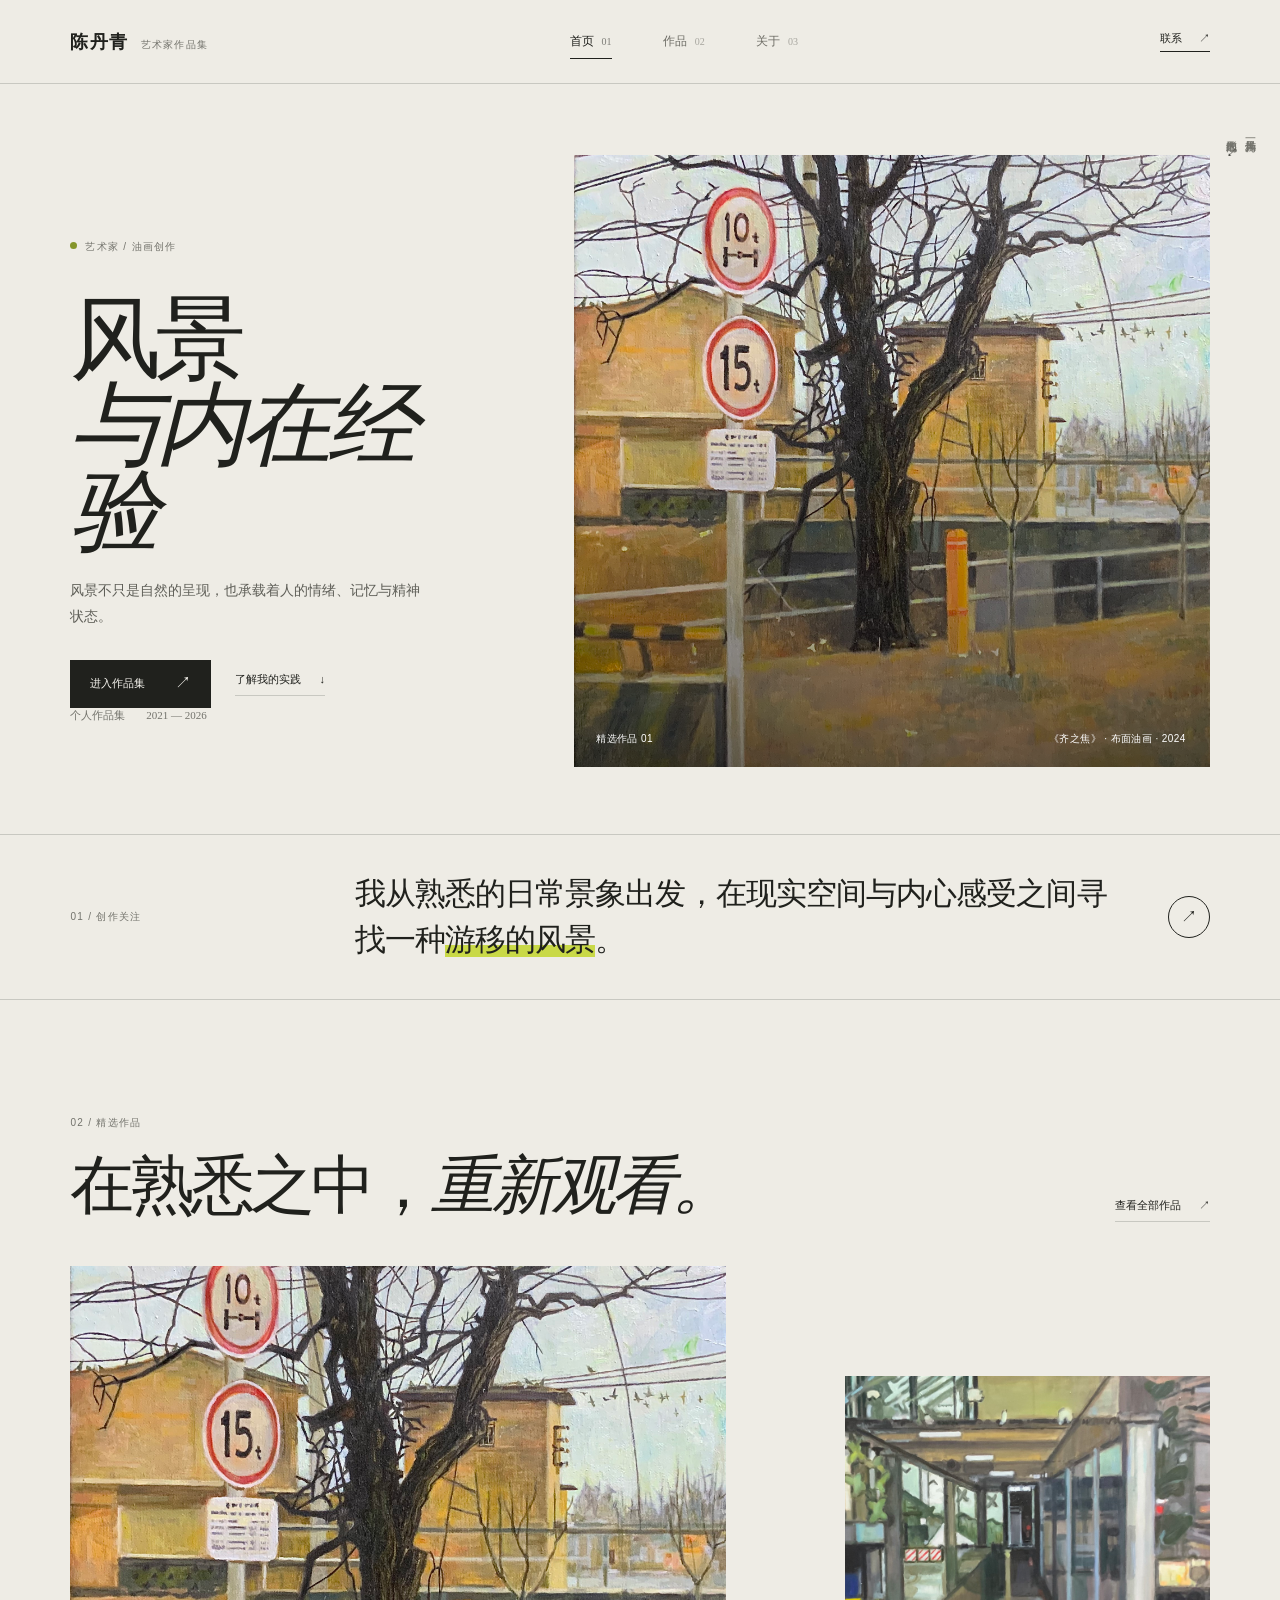
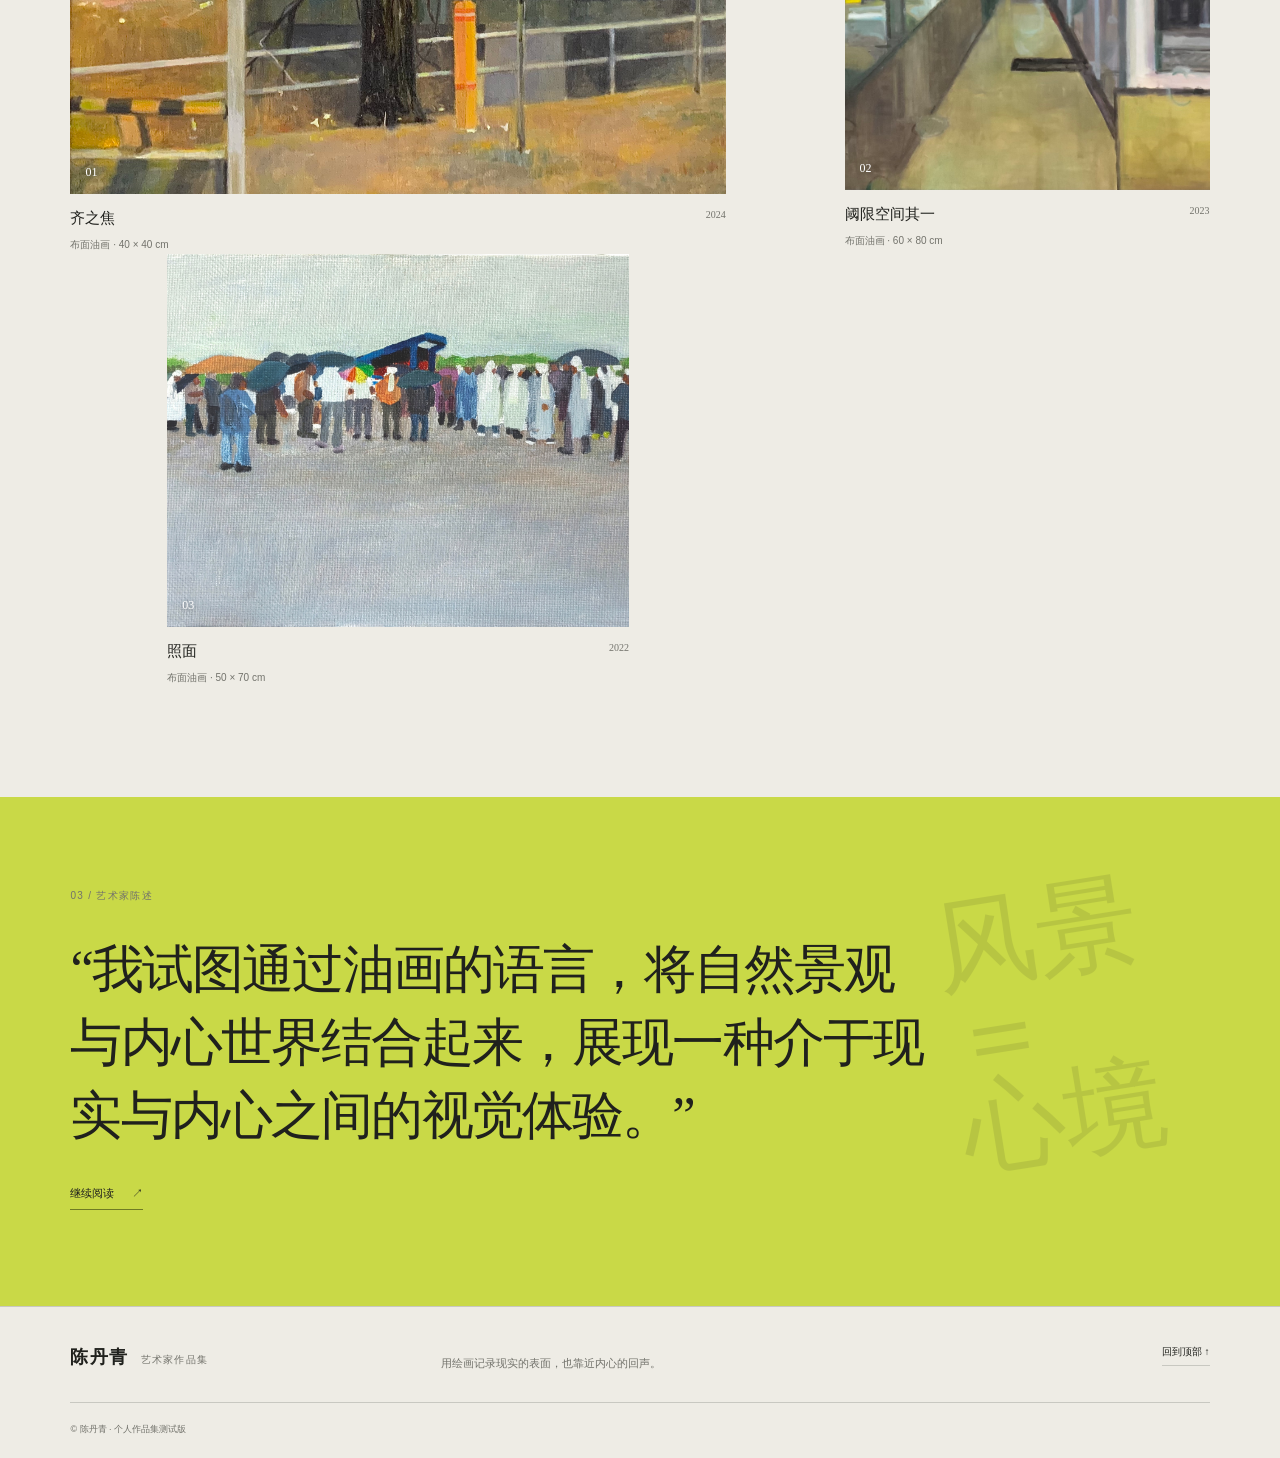
<file: index.html>
<!doctype html>
<html lang="zh-CN"><head><meta charset="utf-8"><meta name="viewport" content="width=device-width, initial-scale=1"><meta name="theme-color" content="#eeece5"><title>陈丹青 — 风景与内在经验</title><meta name="description" content="陈丹青的油画作品与创作实践。"><link rel="stylesheet" href="styles.css"></head>
<body data-page="home">
<div class="page-wipe" aria-hidden="true"></div>
<header class="site-header"><a class="wordmark" href="index.html" aria-label="返回首页">陈丹青<span>艺术家作品集</span></a><nav class="main-nav" aria-label="主导航"><a class="active" href="index.html">首页 <i>01</i></a><a href="works.html">作品 <i>02</i></a><a href="about.html">关于 <i>03</i></a></nav><a class="header-contact" href="about.html#contact">联系 <span>↗</span></a></header>
<main>
<section class="hero"><div class="hero-copy" data-reveal><p class="eyebrow"><span class="status-dot"></span>艺术家 / 油画创作</p><h1>风景<br><em>与内在经验</em></h1><p class="hero-intro">风景不只是自然的呈现，也承载着人的情绪、记忆与精神状态。</p><div class="hero-actions"><a class="button button-dark" href="works.html">进入作品集 <span>↗</span></a><a class="text-link" href="about.html">了解我的实践 <span>↓</span></a></div><p class="hero-index">个人作品集 <span>2021 — 2026</span></p></div><a class="hero-art image-link" href="work.html?id=zhiqijiao" aria-label="查看作品《齐之焦》"><img src="assets/zhiqijiao.jpg" alt="《齐之焦》：一棵枯树立于村镇道路旁" fetchpriority="high"><span class="hero-caption"><b>精选作品 01</b><span>《齐之焦》 · 布面油画 · 2024</span></span><span class="image-hint">查看作品 <b>↗</b></span></a><div class="hero-side-note">风景作为一种<br>内在的地形 <span>↘</span></div></section>
<section class="intro-strip" data-reveal><span class="section-index">01 / 创作关注</span><p>我从熟悉的日常景象出发，在现实空间与内心感受之间寻找一种<strong>游移的风景</strong>。</p><a class="circle-link" href="about.html" aria-label="阅读艺术家陈述">↗</a></section>
<section class="work-preview section-pad"><div class="section-heading" data-reveal><div><span class="section-index">02 / 精选作品</span><h2>在熟悉之中，<em>重新观看。</em></h2></div><a class="text-link" href="works.html">查看全部作品 <span>↗</span></a></div><div class="art-grid art-grid-home" id="featured-grid"></div></section>
<section class="statement-band" data-reveal><span class="section-index">03 / 艺术家陈述</span><blockquote>“我试图通过油画的语言，将自然景观与内心世界结合起来，展现一种介于现实与内心之间的视觉体验。”</blockquote><a class="text-link" href="about.html">继续阅读 <span>↗</span></a><span class="band-mark" aria-hidden="true">风景<br>＝<br>心境</span></section>
</main>
<footer class="site-footer"><a class="wordmark" href="index.html">陈丹青<span>艺术家作品集</span></a><p>用绘画记录现实的表面，也靠近内心的回声。</p><a class="footer-top" href="#" onclick="window.scrollTo({top:0,behavior:'smooth'});return false;">回到顶部 ↑</a><small>© 陈丹青 · 个人作品集测试版</small></footer>
<script src="works-data.js"></script><script src="site.js"></script></body></html>
</file>
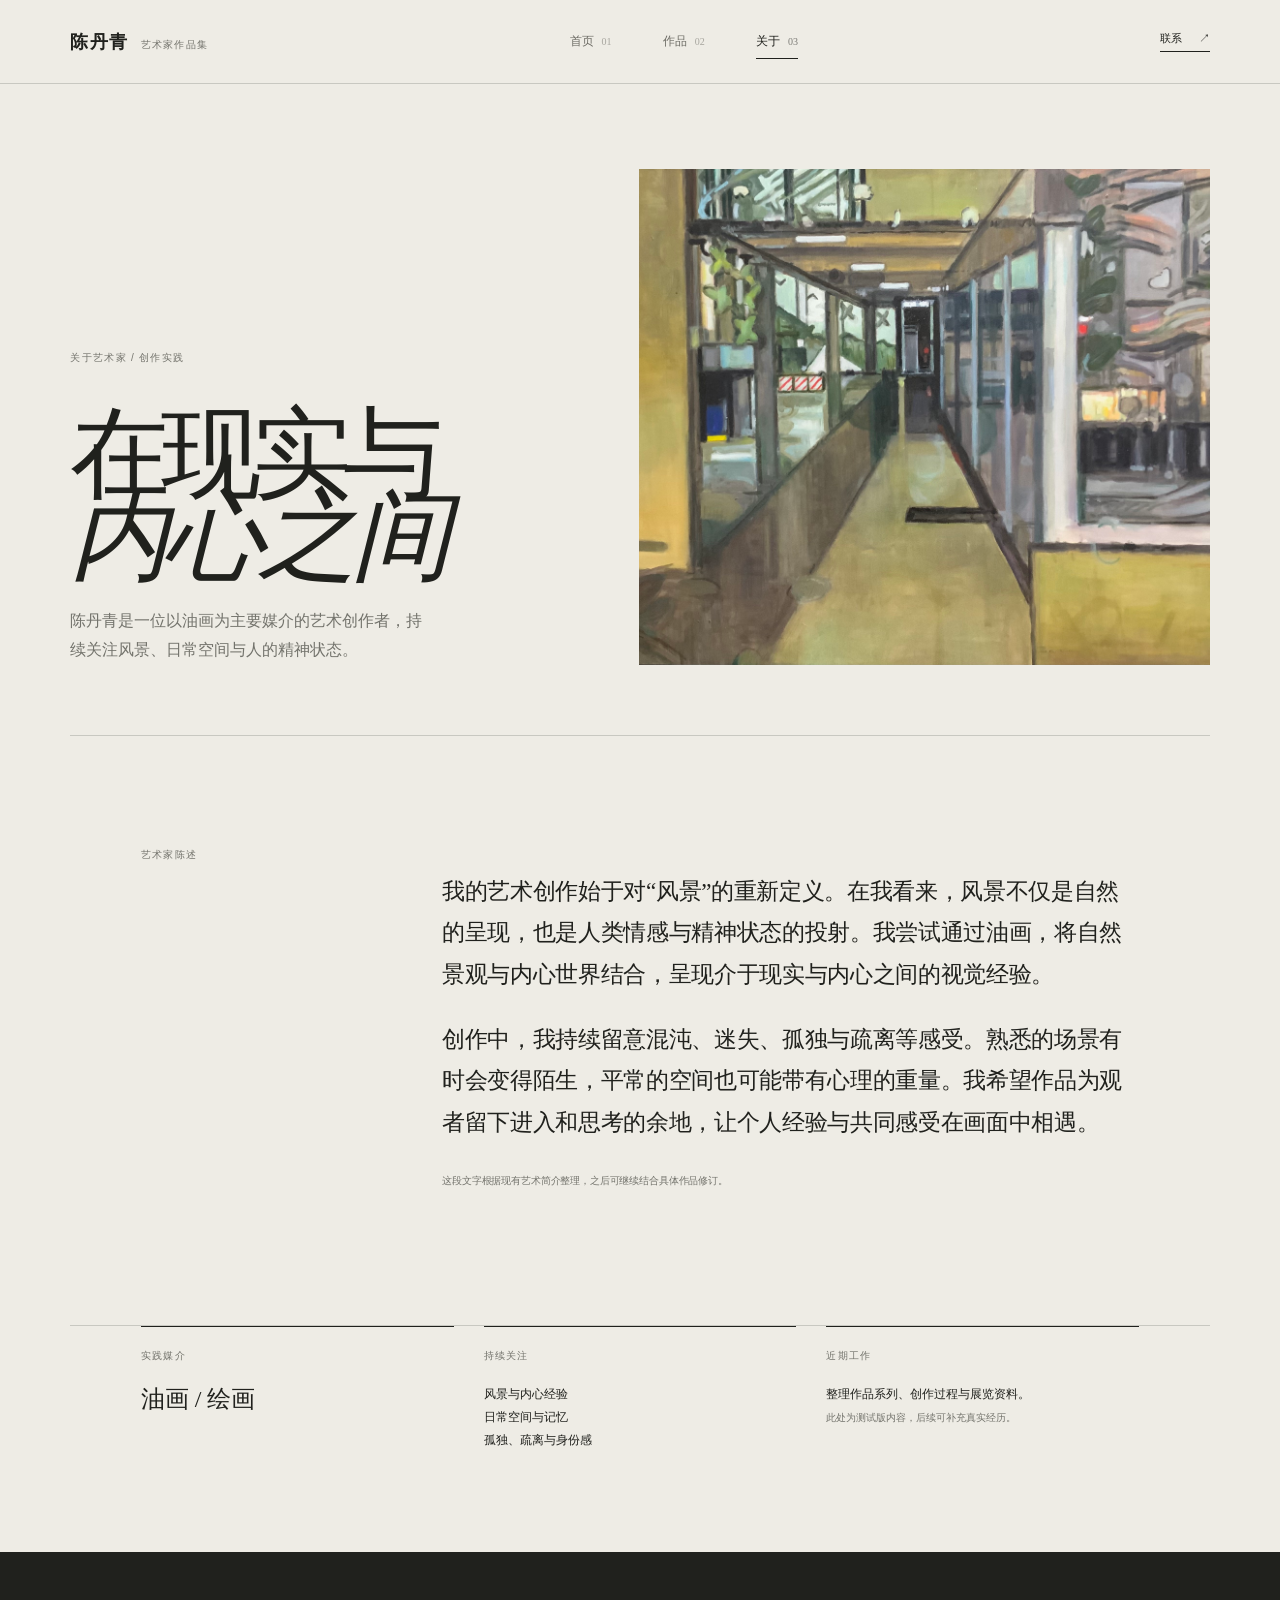
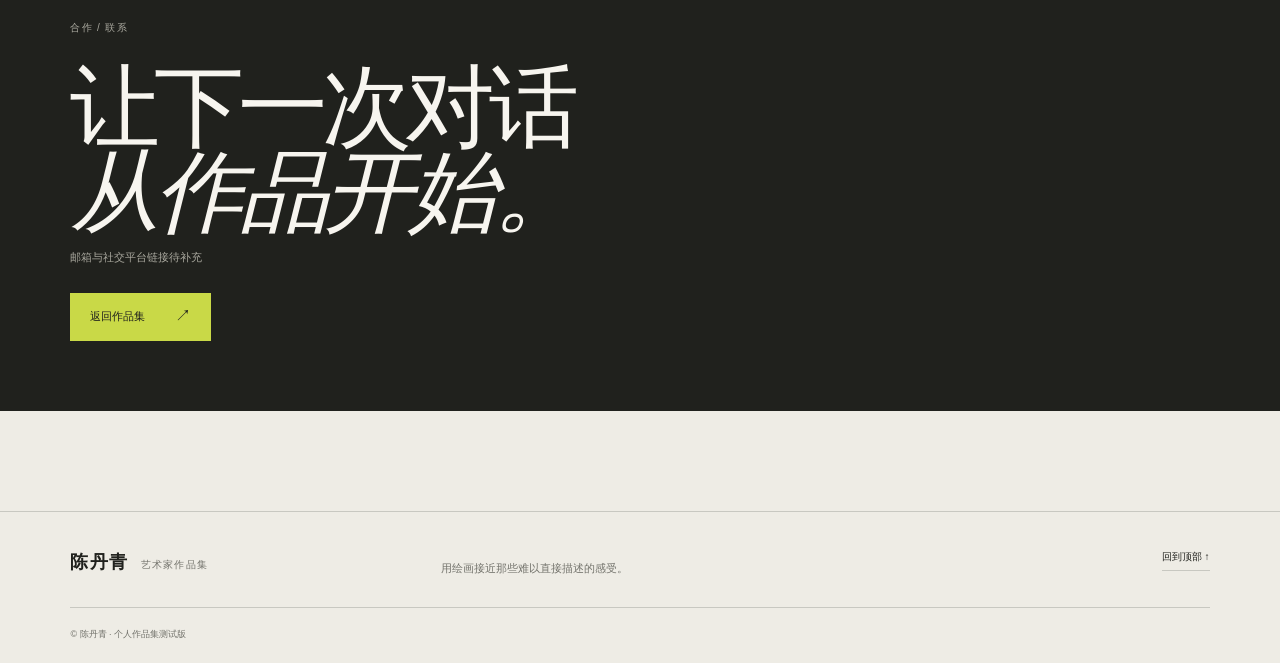
<file: about.html>
<!doctype html>
<html lang="zh-CN"><head><meta charset="utf-8"><meta name="viewport" content="width=device-width, initial-scale=1"><meta name="theme-color" content="#eeece5"><title>关于 — 陈丹青</title><link rel="stylesheet" href="styles.css"></head>
<body data-page="about"><div class="page-wipe" aria-hidden="true"></div>
<header class="site-header"><a class="wordmark" href="index.html">陈丹青<span>艺术家作品集</span></a><nav class="main-nav" aria-label="主导航"><a href="index.html">首页 <i>01</i></a><a href="works.html">作品 <i>02</i></a><a class="active" href="about.html">关于 <i>03</i></a></nav><a class="header-contact" href="#contact">联系 <span>↗</span></a></header>
<main class="page-main"><section class="about-hero" data-reveal><div class="about-heading"><span class="section-index">关于艺术家 / 创作实践</span><h1>在现实与<br><em>内心之间</em></h1><p>陈丹青是一位以油画为主要媒介的艺术创作者，持续关注风景、日常空间与人的精神状态。</p></div><div class="about-image"><img src="assets/threshold-01.jpg" alt="《阈限空间其一》画面"></div></section>
<section class="about-statement section-pad" data-reveal><span class="section-index">艺术家陈述</span><div class="statement-copy"><p>我的艺术创作始于对“风景”的重新定义。在我看来，风景不仅是自然的呈现，也是人类情感与精神状态的投射。我尝试通过油画，将自然景观与内心世界结合，呈现介于现实与内心之间的视觉经验。</p><p>创作中，我持续留意混沌、迷失、孤独与疏离等感受。熟悉的场景有时会变得陌生，平常的空间也可能带有心理的重量。我希望作品为观者留下进入和思考的余地，让个人经验与共同感受在画面中相遇。</p><p>这段文字根据现有艺术简介整理，之后可继续结合具体作品修订。</p></div></section>
<section class="practice-row" data-reveal><div><span class="section-index">实践媒介</span><h2>油画 / 绘画</h2></div><div><span class="section-index">持续关注</span><p>风景与内心经验<br>日常空间与记忆<br>孤独、疏离与身份感</p></div><div><span class="section-index">近期工作</span><p>整理作品系列、创作过程与展览资料。<br><small>此处为测试版内容，后续可补充真实经历。</small></p></div></section>
<section class="contact-panel" id="contact" data-reveal><span class="section-index">合作 / 联系</span><h2>让下一次对话<br><em>从作品开始。</em></h2><p>邮箱与社交平台链接待补充</p><a class="button button-light" href="works.html">返回作品集 <span>↗</span></a></section></main>
<footer class="site-footer"><a class="wordmark" href="index.html">陈丹青<span>艺术家作品集</span></a><p>用绘画接近那些难以直接描述的感受。</p><a class="footer-top" href="#" onclick="window.scrollTo({top:0,behavior:'smooth'});return false;">回到顶部 ↑</a><small>© 陈丹青 · 个人作品集测试版</small></footer><script src="works-data.js"></script><script src="site.js"></script></body></html>
</file>
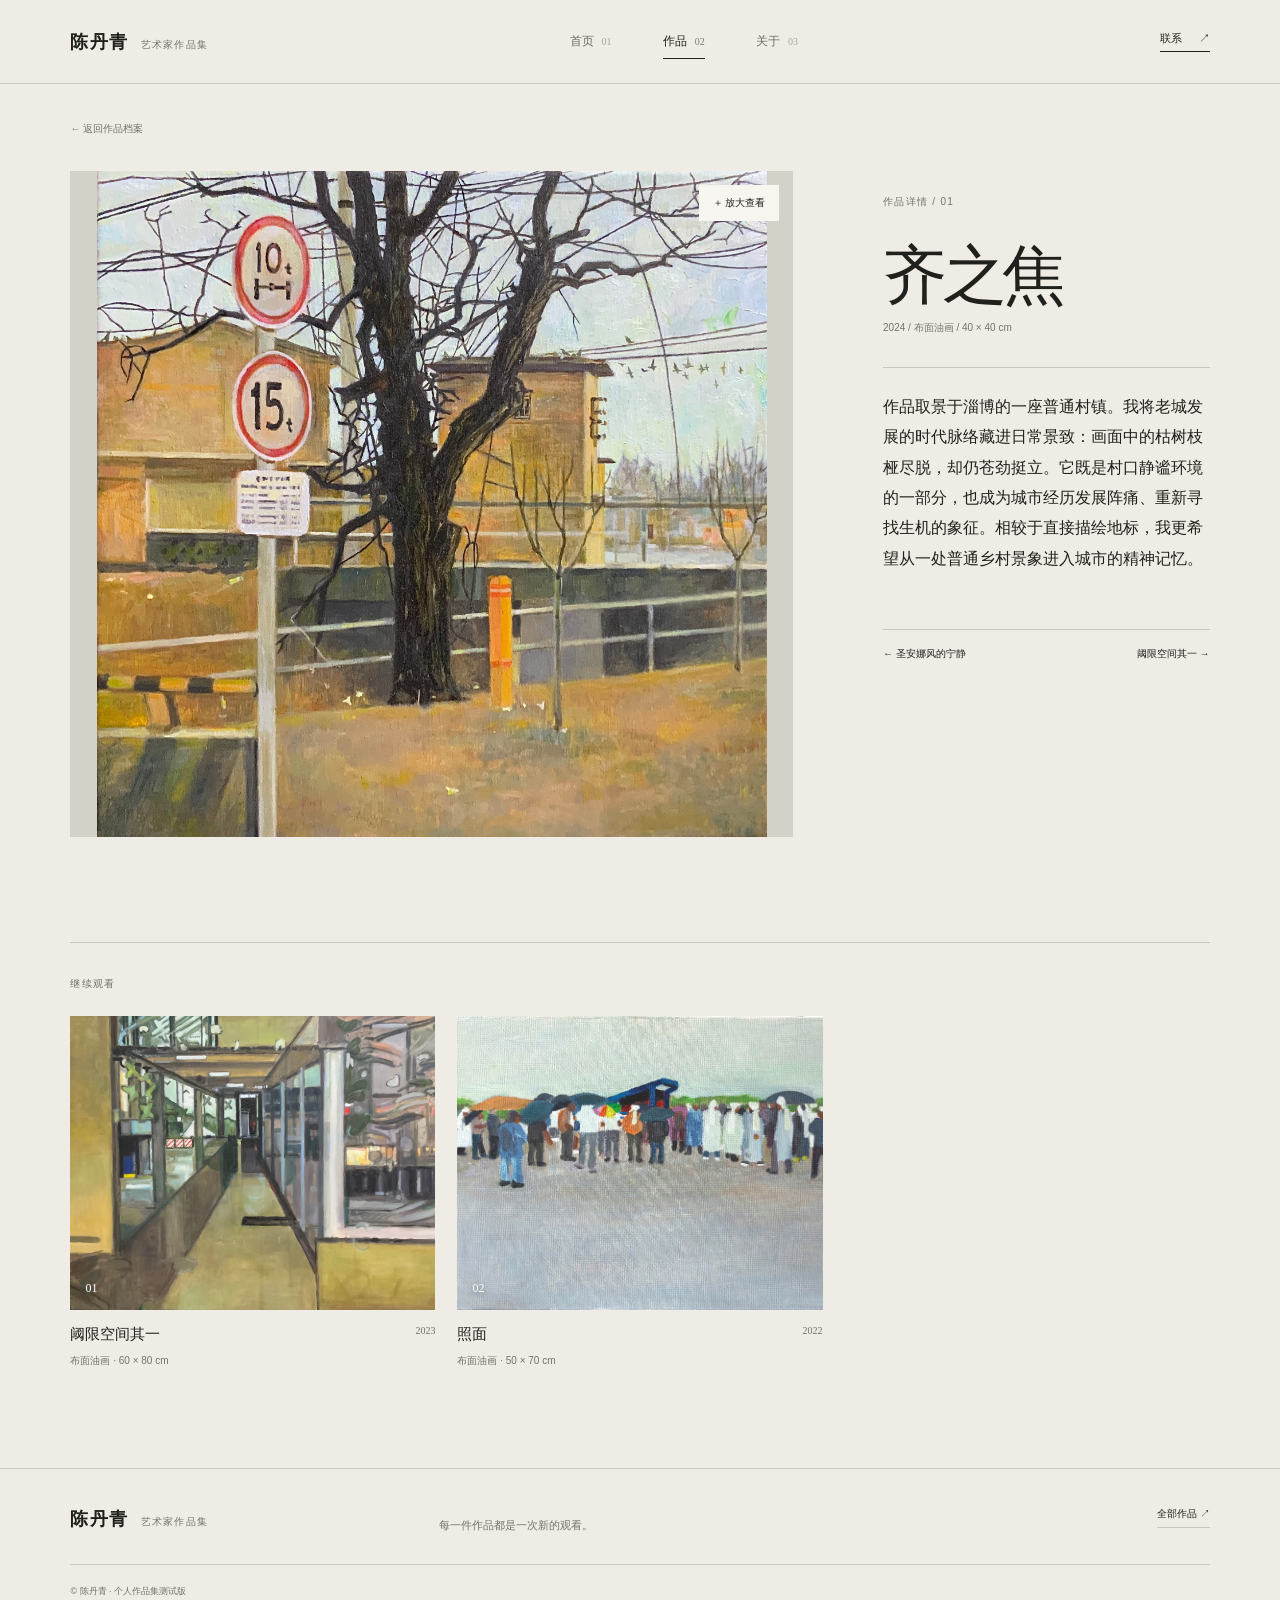
<file: work.html>
<!doctype html>
<html lang="zh-CN"><head><meta charset="utf-8"><meta name="viewport" content="width=device-width, initial-scale=1"><meta name="theme-color" content="#eeece5"><title>作品详情 — 陈丹青</title><link rel="stylesheet" href="styles.css"></head>
<body data-page="work"><div class="page-wipe" aria-hidden="true"></div>
<header class="site-header"><a class="wordmark" href="index.html">陈丹青<span>艺术家作品集</span></a><nav class="main-nav" aria-label="主导航"><a href="index.html">首页 <i>01</i></a><a class="active" href="works.html">作品 <i>02</i></a><a href="about.html">关于 <i>03</i></a></nav><a class="header-contact" href="about.html#contact">联系 <span>↗</span></a></header>
<main class="page-main detail-main"><a class="back-link" href="works.html">← 返回作品档案</a><section class="detail-layout" id="work-detail" data-reveal><div class="detail-image-wrap"><button class="zoom-button" id="open-lightbox" aria-label="放大查看作品">＋ 放大查看</button><img class="detail-image" id="detail-image" src="" alt=""></div><div class="detail-copy"><span class="section-index" id="detail-index">作品详情 / 01</span><h1 id="detail-title"></h1><p class="detail-meta" id="detail-meta"></p><div class="detail-rule"></div><p class="detail-description" id="detail-description"></p><div class="detail-placeholder" id="detail-placeholder" hidden><b>创作说明待补充</b><span>之后可补充作品的创作起点、媒介选择、制作过程与观看方式。</span></div><div class="detail-nav"><a id="prev-work" href="#">← 上一件</a><a id="next-work" href="#">下一件 →</a></div></div></section><section class="detail-related"><span class="section-index">继续观看</span><div class="art-grid art-grid-related" id="related-grid"></div></section></main>
<dialog class="lightbox" id="lightbox"><button class="lightbox-close" id="close-lightbox" aria-label="关闭">×</button><img id="lightbox-image" alt=""></dialog>
<footer class="site-footer"><a class="wordmark" href="index.html">陈丹青<span>艺术家作品集</span></a><p>每一件作品都是一次新的观看。</p><a class="footer-top" href="works.html">全部作品 ↗</a><small>© 陈丹青 · 个人作品集测试版</small></footer><script src="works-data.js"></script><script src="site.js"></script></body></html>
</file>
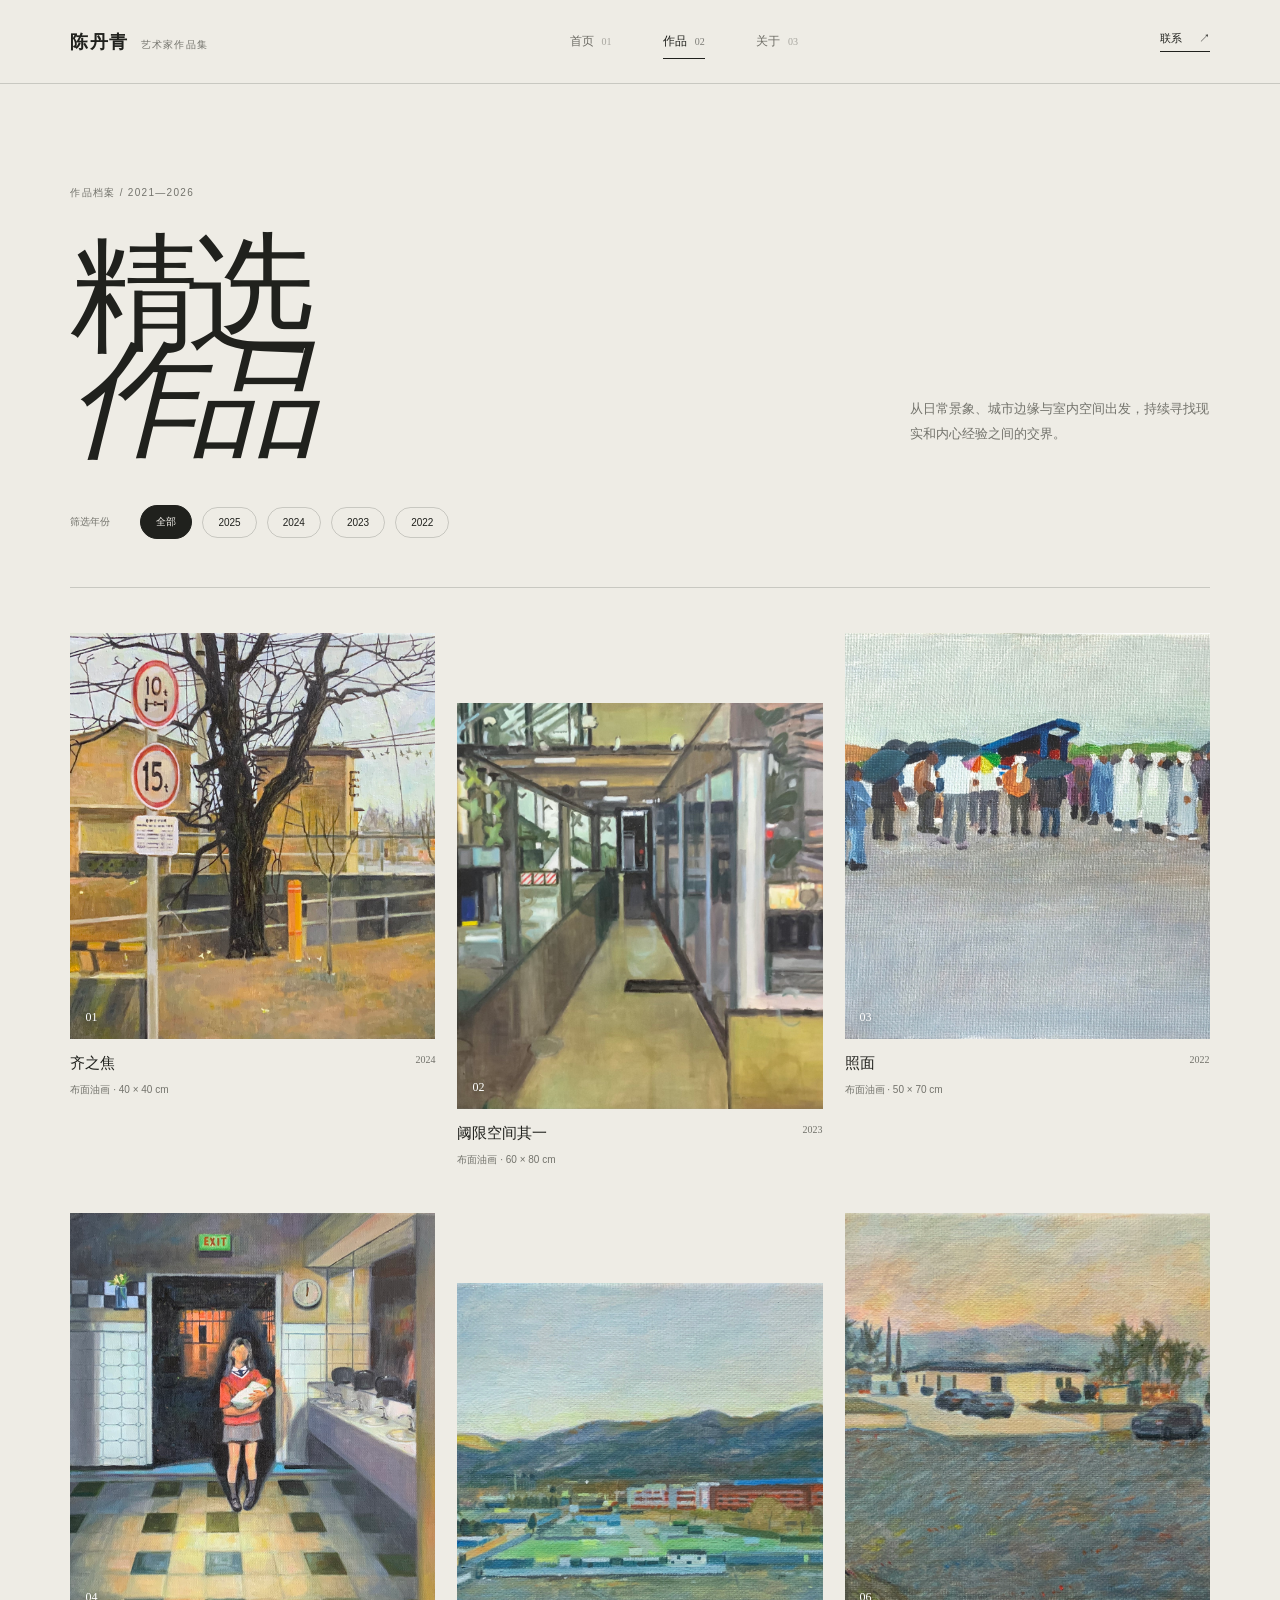
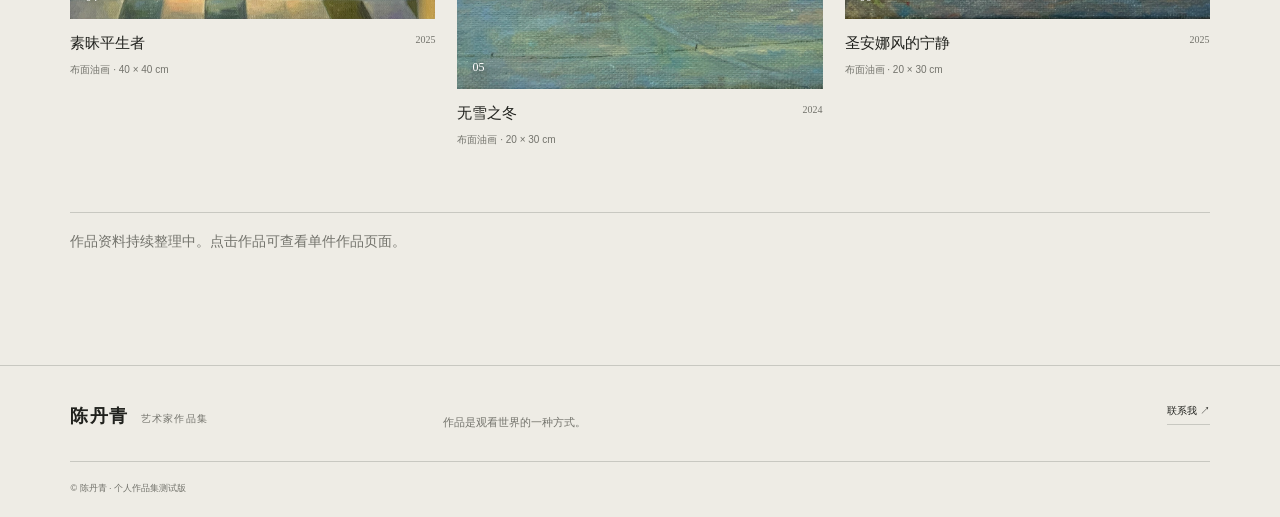
<file: works.html>
<!doctype html>
<html lang="zh-CN"><head><meta charset="utf-8"><meta name="viewport" content="width=device-width, initial-scale=1"><meta name="theme-color" content="#eeece5"><title>作品 — 陈丹青</title><link rel="stylesheet" href="styles.css"></head>
<body data-page="works"><div class="page-wipe" aria-hidden="true"></div>
<header class="site-header"><a class="wordmark" href="index.html">陈丹青<span>艺术家作品集</span></a><nav class="main-nav" aria-label="主导航"><a href="index.html">首页 <i>01</i></a><a class="active" href="works.html">作品 <i>02</i></a><a href="about.html">关于 <i>03</i></a></nav><a class="header-contact" href="about.html#contact">联系 <span>↗</span></a></header>
<main class="page-main"><section class="page-title" data-reveal><span class="section-index">作品档案 / 2021—2026</span><div class="title-row"><h1>精选<br><em>作品</em></h1><p>从日常景象、城市边缘与室内空间出发，持续寻找现实和内心经验之间的交界。</p></div><div class="filter-bar" role="group" aria-label="按年份筛选作品"><span>筛选年份</span><button class="filter-button is-active" data-year="all">全部</button><button class="filter-button" data-year="2025">2025</button><button class="filter-button" data-year="2024">2024</button><button class="filter-button" data-year="2023">2023</button><button class="filter-button" data-year="2022">2022</button></div></section><section class="art-grid art-grid-archive" id="works-grid" aria-live="polite"></section><p class="archive-note">作品资料持续整理中。点击作品可查看单件作品页面。</p></main>
<footer class="site-footer"><a class="wordmark" href="index.html">陈丹青<span>艺术家作品集</span></a><p>作品是观看世界的一种方式。</p><a class="footer-top" href="about.html#contact">联系我 ↗</a><small>© 陈丹青 · 个人作品集测试版</small></footer><script src="works-data.js"></script><script src="site.js"></script></body></html>
</file>
<file: styles.css>
:root{--paper:#eeece5;--paper-light:#f7f5ef;--ink:#20211d;--muted:#73736c;--line:rgba(32,33,29,.18);--acid:#c9d947;--serif:"Iowan Old Style","Baskerville","Songti SC","STSong",serif;--sans:"Inter","Helvetica Neue",Arial,"Microsoft YaHei",sans-serif;--pad:clamp(22px,5.5vw,88px)}
*{box-sizing:border-box}html{scroll-behavior:smooth;background:var(--paper)}body{margin:0;color:var(--ink);background:var(--paper);font-family:var(--sans);-webkit-font-smoothing:antialiased}a{color:inherit;text-decoration:none}button{font:inherit;color:inherit}img{display:block;max-width:100%}::selection{color:var(--ink);background:var(--acid)}:focus-visible{outline:2px solid #627100;outline-offset:4px}
.page-wipe{position:fixed;z-index:50;inset:0;background:var(--ink);transform:scaleX(0);transform-origin:right;pointer-events:none}html.leaving .page-wipe{transform:scaleX(1);transform-origin:left;transition:transform .32s cubic-bezier(.76,0,.24,1)}body:before{content:"";position:fixed;z-index:40;inset:0;pointer-events:none;background:var(--paper);animation:page-in .55s cubic-bezier(.2,.75,.25,1) both}@keyframes page-in{from{opacity:1}to{opacity:0;visibility:hidden}}
.site-header{height:84px;padding:0 var(--pad);display:flex;align-items:center;justify-content:space-between;border-bottom:1px solid var(--line);position:relative;z-index:3}.wordmark{font-size:18px;font-weight:650;letter-spacing:.08em;display:inline-flex;gap:12px;align-items:baseline;white-space:nowrap}.wordmark span{font-size:10px;color:var(--muted);font-weight:400;letter-spacing:.12em}.main-nav{display:flex;align-items:center;gap:clamp(20px,4vw,64px)}.main-nav a{position:relative;display:flex;gap:8px;align-items:center;font-size:12px;color:#6e6d66;transition:color .25s}.main-nav a i{font:10px var(--serif);opacity:.55}.main-nav a:after{content:"";position:absolute;height:1px;left:0;right:100%;bottom:-9px;background:var(--ink);transition:right .3s ease}.main-nav a:hover,.main-nav a.active{color:var(--ink)}.main-nav a:hover:after,.main-nav a.active:after{right:0}.header-contact{font-size:11px;border-bottom:1px solid var(--ink);padding-bottom:5px}.header-contact span{margin-left:14px;transition:transform .25s;display:inline-block}.header-contact:hover span{transform:translate(3px,-3px)}
.hero{min-height:min(750px,calc(100vh - 84px));padding:40px var(--pad) 36px;display:grid;grid-template-columns:minmax(260px,.84fr) minmax(0,1.25fr);gap:clamp(28px,6vw,96px);align-items:center;position:relative;overflow:hidden}.hero-copy{padding:50px 0 34px;position:relative;z-index:1}.eyebrow,.section-index{text-transform:uppercase;letter-spacing:.13em;font-size:10px;color:var(--muted)}.status-dot{display:inline-block;width:7px;height:7px;border-radius:50%;background:#84952a;margin-right:8px;vertical-align:1px}.hero h1{margin:42px 0 22px;font-size:clamp(54px,7.1vw,112px);letter-spacing:-.075em;line-height:.94;font-weight:500}h1 em,h2 em{font-family:var(--serif);font-weight:400;letter-spacing:-.06em}.hero-intro{max-width:350px;color:#5f5f58;line-height:1.9;font-size:14px}.hero-actions{display:flex;align-items:center;gap:24px;margin-top:30px}.button{min-height:48px;padding:0 20px;display:inline-flex;gap:30px;align-items:center;justify-content:space-between;font-size:11px;transition:background .25s,color .25s,transform .25s}.button span{font-size:16px}.button:hover{transform:translateY(-3px)}.button-dark{background:var(--ink);color:var(--paper-light)}.button-dark:hover{background:#3b3e2d}.text-link{font-size:11px;display:inline-flex;gap:18px;align-items:center;border-bottom:1px solid var(--line);padding-bottom:8px}.text-link span{transition:transform .25s}.text-link:hover span{transform:translate(3px,-2px)}.hero-index{position:absolute;bottom:8px;left:0;font:11px var(--serif);color:var(--muted)}.hero-index span{margin-left:18px}
.hero-art{min-height:520px;height:min(68vh,660px);position:relative;overflow:hidden;background:#d2d0c6;display:block}.hero-art:after{content:"";position:absolute;inset:35% 0 0;background:linear-gradient(transparent,rgba(0,0,0,.48));pointer-events:none}.hero-art img{width:100%;height:100%;object-fit:cover;transition:transform 1s cubic-bezier(.2,.65,.3,1),filter .5s}.hero-art:hover img{transform:scale(1.035);filter:saturate(1.08)}.hero-caption{position:absolute;left:22px;right:24px;bottom:21px;z-index:1;display:flex;justify-content:space-between;align-items:end;color:#fff;font-size:10px;letter-spacing:.04em}.hero-caption b{font-weight:500}.image-hint{position:absolute;z-index:2;top:18px;right:18px;padding:10px 14px;background:var(--acid);color:var(--ink);font-size:10px;transform:translateY(-8px);opacity:0;transition:.3s}.image-hint b{margin-left:15px}.hero-art:hover .image-hint{opacity:1;transform:translateY(0)}.hero-side-note{position:absolute;right:20px;top:48px;writing-mode:vertical-rl;font:11px/1.7 var(--serif);color:var(--muted)}.hero-side-note span{margin-top:12px;color:var(--ink)}
.intro-strip{padding:36px var(--pad);border-top:1px solid var(--line);border-bottom:1px solid var(--line);display:grid;grid-template-columns:1fr 3fr auto;gap:20px;align-items:center}.intro-strip p{margin:0;max-width:760px;font:clamp(20px,2.4vw,32px)/1.5 var(--serif);letter-spacing:-.03em}.intro-strip strong{font-weight:400;background:linear-gradient(transparent 64%,var(--acid) 64%)}.circle-link{display:grid;place-items:center;border:1px solid var(--ink);border-radius:50%;width:42px;height:42px;transition:color .25s,background .25s,transform .25s}.circle-link:hover{color:var(--paper);background:var(--ink);transform:rotate(45deg)}
.section-pad{padding:112px var(--pad)}.section-heading{display:flex;justify-content:space-between;align-items:end;margin-bottom:44px;gap:20px}.section-heading h2{margin:20px 0 0;font-size:clamp(34px,5vw,64px);line-height:1.1;font-weight:450;letter-spacing:-.06em}.art-grid{display:grid;grid-template-columns:repeat(12,1fr);column-gap:22px;row-gap:46px}.art-card{display:block;min-width:0}.art-grid-home .art-card:nth-child(1){grid-column:span 7}.art-grid-home .art-card:nth-child(2){grid-column:9/span 4;margin-top:110px}.art-grid-home .art-card:nth-child(3){grid-column:2/span 5;margin-top:-44px}.card-image{position:relative;overflow:hidden;background:#d4d1c8;aspect-ratio:1.24}.art-grid-home .art-card:nth-child(2) .card-image{aspect-ratio:.88}.card-image img{width:100%;height:100%;object-fit:cover;transition:transform .7s cubic-bezier(.2,.7,.25,1),filter .5s}.art-card:hover .card-image img{transform:scale(1.045);filter:saturate(1.08)}.card-open{position:absolute;right:15px;top:15px;display:grid;place-items:center;width:38px;height:38px;background:var(--acid);border-radius:50%;font-size:17px;transform:scale(.7);opacity:0;transition:.3s cubic-bezier(.2,.7,.25,1)}.art-card:hover .card-open,.art-card:focus-visible .card-open{transform:scale(1);opacity:1}.card-number{position:absolute;bottom:14px;left:15px;color:#fff;font:12px var(--serif);text-shadow:0 1px 6px #0007}.card-caption{display:flex;justify-content:space-between;align-items:start;padding-top:15px}.card-caption h3{font-size:15px;font-weight:500;margin:0 0 6px}.card-caption span,.card-caption time{color:var(--muted);font-size:10px}.card-caption time{font-family:var(--serif)}
.statement-band{padding:88px var(--pad) 96px;background:var(--acid);position:relative;overflow:hidden}.statement-band blockquote{max-width:870px;margin:30px 0;font:clamp(25px,4.1vw,58px)/1.4 var(--serif);letter-spacing:-.035em;position:relative;z-index:1}.statement-band .text-link{position:relative;z-index:1;border-color:#6f7b24}.band-mark{position:absolute;right:10%;top:18%;font:clamp(34px,8vw,110px)/.9 var(--serif);opacity:.1;transform:rotate(-9deg)}.site-footer{padding:38px var(--pad) 22px;display:grid;grid-template-columns:1fr 2fr auto;align-items:start;gap:20px;border-top:1px solid var(--line)}.site-footer p{color:var(--muted);font-size:11px}.site-footer small{grid-column:1/-1;padding-top:20px;border-top:1px solid var(--line);font-size:9px;color:var(--muted)}.footer-top{font-size:10px;border-bottom:1px solid var(--line);padding-bottom:6px}
.page-main{padding:40px var(--pad) 100px}.page-title{padding:58px 0 48px;border-bottom:1px solid var(--line)}.title-row{display:flex;justify-content:space-between;align-items:end;gap:30px}.page-title h1,.about-heading h1{font-size:clamp(66px,10vw,138px);line-height:.83;letter-spacing:-.09em;font-weight:450;margin:40px 0 0}.title-row p{max-width:300px;color:var(--muted);line-height:1.9;font-size:13px;margin:0 0 7px}.filter-bar{margin-top:52px;display:flex;flex-wrap:wrap;align-items:center;gap:10px}.filter-bar>span{margin-right:20px;font-size:10px;color:var(--muted)}.filter-button{border:1px solid var(--line);background:transparent;border-radius:99px;padding:9px 15px;font-size:10px;cursor:pointer;transition:background .2s,border-color .2s}.filter-button:hover,.filter-button.is-active{background:var(--ink);border-color:var(--ink);color:var(--paper-light)}.art-grid-archive{padding-top:45px}.art-grid-archive .art-card{grid-column:span 4}.art-grid-archive .art-card:nth-child(3n+2){margin-top:70px}.art-grid-archive .card-image{aspect-ratio:.9}.archive-note{margin-top:65px;font:14px var(--serif);color:var(--muted);border-top:1px solid var(--line);padding-top:20px}
.about-hero{display:grid;grid-template-columns:.9fr 1.1fr;gap:8vw;align-items:end;padding:45px 0 70px;border-bottom:1px solid var(--line)}.about-heading h1{margin:48px 0 28px;font-size:clamp(58px,7.8vw,105px)}.about-heading>p{max-width:360px;font:16px/1.8 var(--serif);color:var(--muted);margin:0}.about-image{aspect-ratio:1.15;overflow:hidden;background:#d0cec3}.about-image img{width:100%;height:100%;object-fit:cover}.about-statement{display:grid;grid-template-columns:.75fr 2fr;gap:40px;border-bottom:1px solid var(--line)}.statement-copy{max-width:760px}.statement-copy p{font:clamp(17px,1.8vw,23px)/1.8 var(--serif);letter-spacing:-.015em;margin-bottom:24px}.statement-copy p:last-child{font:10px/1.6 var(--sans);color:var(--muted);margin-top:30px}.practice-row{display:grid;grid-template-columns:repeat(3,1fr);gap:30px;padding:0 var(--pad) 100px}.practice-row>div{border-top:1px solid var(--ink);padding-top:18px}.practice-row h2{margin:20px 0 0;font:24px var(--serif)}.practice-row p{margin:20px 0 0;line-height:1.9;font-size:12px}.practice-row small{color:var(--muted);font-size:10px}.contact-panel{background:var(--ink);color:var(--paper-light);padding:65px var(--pad) 70px;margin:0 calc(-1*var(--pad))}.contact-panel .section-index{color:#aaa99f}.contact-panel h2{margin:30px 0 15px;font-size:clamp(45px,7vw,90px);line-height:.95;letter-spacing:-.07em;font-weight:450}.contact-panel p{color:#aaa99f;font-size:11px;margin-bottom:28px}.button-light{background:var(--acid);color:var(--ink)}
.detail-main{padding-top:24px}.back-link{font-size:10px;color:var(--muted);display:inline-block;margin:14px 0 35px;transition:color .2s}.back-link:hover{color:var(--ink)}.detail-layout{display:grid;grid-template-columns:minmax(0,1.55fr) minmax(260px,.7fr);gap:clamp(34px,7vw,100px);align-items:start}.detail-image-wrap{position:relative;background:#d4d1c8;min-height:400px}.detail-image{width:100%;height:min(74vh,860px);object-fit:contain;background:#d4d1c8}.zoom-button{position:absolute;top:14px;right:14px;z-index:1;border:0;padding:11px 14px;background:var(--paper-light);font-size:10px;cursor:pointer;transition:background .2s}.zoom-button:hover{background:var(--acid)}.detail-copy{position:sticky;top:30px;padding-top:20px}.detail-copy h1{font-size:clamp(44px,5vw,72px);line-height:.95;letter-spacing:-.07em;font-weight:450;margin:36px 0 15px}.detail-meta{font-size:10px;color:var(--muted)}.detail-rule{height:1px;background:var(--line);margin:32px 0 24px}.detail-description{font:16px/1.9 var(--serif)}.detail-placeholder{border-left:2px solid var(--acid);padding:10px 0 10px 15px;font-size:11px;color:var(--muted);line-height:1.7}.detail-placeholder b,.detail-placeholder span{display:block}.detail-placeholder b{color:var(--ink);margin-bottom:5px;font-weight:500}.detail-nav{display:flex;justify-content:space-between;gap:12px;margin-top:55px;border-top:1px solid var(--line);padding-top:17px;font-size:10px}.detail-related{margin-top:105px;border-top:1px solid var(--line);padding-top:30px}.art-grid-related{margin-top:25px}.art-grid-related .art-card{grid-column:span 4}.lightbox{border:0;padding:24px;max-width:min(94vw,1400px);max-height:94vh;background:#171815}.lightbox::backdrop{background:rgba(13,14,12,.9)}.lightbox img{max-width:90vw;max-height:86vh;object-fit:contain}.lightbox-close{position:absolute;right:8px;top:4px;color:#fff;background:transparent;border:0;font-size:28px;cursor:pointer}
[data-reveal],.reveal{opacity:0;transform:translateY(22px);transition:opacity .7s ease,transform .7s cubic-bezier(.2,.7,.25,1)}[data-reveal].is-visible,.reveal.is-visible{opacity:1;transform:translateY(0)}
@media(max-width:850px){.hero{grid-template-columns:.85fr 1.15fr;gap:25px}.hero-art{min-height:420px;height:58vh}.hero-side-note{display:none}.art-grid-archive .art-card{grid-column:span 6}.art-grid-archive .art-card:nth-child(3n+2){margin-top:0}.art-grid-archive .art-card:nth-child(2n){margin-top:55px}.detail-layout{grid-template-columns:1.2fr .8fr;gap:30px}}
@media(max-width:600px){:root{--pad:20px}.site-header{height:72px}.wordmark{font-size:15px;gap:7px}.wordmark span{font-size:8px}.main-nav{gap:15px}.main-nav a{font-size:10px}.main-nav a i{display:none}.header-contact{display:none}.hero{display:flex;flex-direction:column;align-items:stretch;padding-top:26px;gap:18px}.hero-copy{padding:20px 0 10px}.hero h1{font-size:clamp(55px,15vw,80px);margin:29px 0 16px}.hero-intro{font-size:12px;max-width:310px}.hero-actions{gap:16px;margin-top:22px}.button{min-height:44px;padding:0 14px;gap:16px;font-size:10px}.hero-index{display:none}.hero-art{height:55vh;min-height:340px}.hero-caption{left:13px;right:13px;bottom:14px;font-size:8px;gap:12px}.image-hint{opacity:1;transform:none;top:12px;right:12px}.intro-strip{grid-template-columns:1fr auto;padding:27px var(--pad)}.intro-strip .section-index{grid-column:1/-1}.intro-strip p{font-size:21px}.section-pad{padding:72px var(--pad)}.section-heading{align-items:start;flex-direction:column;margin-bottom:28px}.section-heading h2{font-size:36px}.section-heading>.text-link{align-self:end}.art-grid{column-gap:12px;row-gap:28px}.art-grid-home .art-card:nth-child(1){grid-column:span 12}.art-grid-home .art-card:nth-child(2){grid-column:5/span 8;margin-top:0}.art-grid-home .art-card:nth-child(3){grid-column:1/span 9;margin-top:0}.card-caption h3{font-size:12px}.card-caption span,.card-caption time{font-size:8px}.statement-band{padding:64px var(--pad)}.statement-band blockquote{font-size:28px}.band-mark{right:8%;top:36%}.site-footer{grid-template-columns:1fr auto;gap:13px}.site-footer p{grid-column:1/-1;grid-row:2}.site-footer small{grid-row:3}.page-main{padding-top:25px}.page-title{padding:42px 0 28px}.title-row{display:block}.page-title h1{margin:28px 0 20px;font-size:74px}.title-row p{font-size:12px}.filter-bar{gap:7px;margin-top:29px}.filter-bar>span{width:100%;margin:0 0 4px}.filter-button{padding:8px 11px;font-size:9px}.art-grid-archive .art-card{grid-column:span 12}.art-grid-archive .art-card:nth-child(2n){margin-top:0}.art-grid-archive .card-image{aspect-ratio:1.05}.archive-note{margin-top:40px;font-size:12px}.about-hero{grid-template-columns:1fr;gap:30px;padding-top:25px}.about-heading h1{margin:28px 0 18px;font-size:66px}.about-heading>p{font-size:14px}.about-image{aspect-ratio:1.05}.about-statement{grid-template-columns:1fr;gap:25px}.statement-copy p{font-size:17px}.practice-row{grid-template-columns:1fr;gap:25px;padding-bottom:65px}.contact-panel{padding-top:45px;padding-bottom:50px}.contact-panel h2{font-size:52px}.detail-layout{grid-template-columns:1fr;gap:27px}.detail-image-wrap{min-height:300px}.detail-image{height:58vh;min-height:300px}.detail-copy{position:static;padding-top:0}.detail-copy h1{margin-top:22px}.detail-nav{margin-top:30px}.detail-related{margin-top:70px}.art-grid-related .art-card{grid-column:span 12}}
@media(prefers-reduced-motion:reduce){*,*:before,*:after{scroll-behavior:auto!important;animation-duration:.01ms!important;animation-iteration-count:1!important;transition-duration:.01ms!important}[data-reveal],.reveal{opacity:1;transform:none}}
</file>
